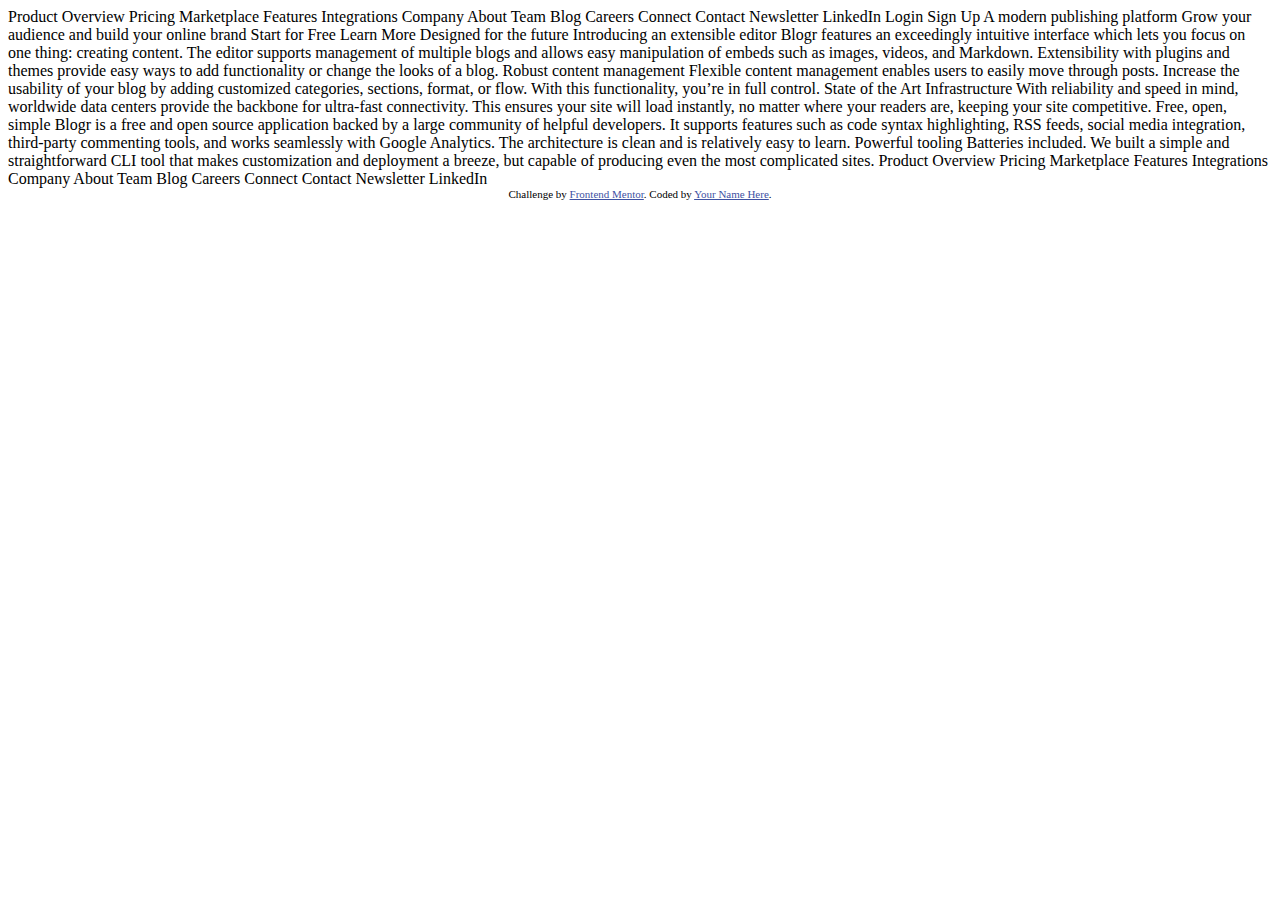
<file: index.html>
<!DOCTYPE html>
<html lang="en">
<head>
  <meta charset="UTF-8">
  <meta name="viewport" content="width=device-width, initial-scale=1.0"> <!-- displays site properly based on user's device -->

  <link rel="icon" type="image/png" sizes="32x32" href="./images/favicon-32x32.png">
  
  <title>Frontend Mentor | [Blogr]</title>

  <!-- Feel free to remove these styles or customise in your own stylesheet 👍 -->
  <style>
    .attribution { font-size: 11px; text-align: center; }
    .attribution a { color: hsl(228, 45%, 44%); }
  </style>
</head>
<body>
  Product

  Overview
  Pricing
  Marketplace
  Features
  Integrations

  Company

  About
  Team
  Blog
  Careers

  Connect

  Contact
  Newsletter
  LinkedIn
  
  Login
  Sign Up

  A modern publishing platform
  Grow your audience and build your online brand

  Start for Free
  Learn More

  Designed for the future

  Introducing an extensible editor
  Blogr features an exceedingly intuitive interface which lets you focus on one thing: creating content. 
  The editor supports management of multiple blogs and allows easy manipulation of embeds such as images, 
  videos, and Markdown. Extensibility with plugins and themes provide easy ways to add functionality or 
  change the looks of a blog.

  Robust content management
  Flexible content management enables users to easily move through posts. Increase the usability of your blog 
  by adding customized categories, sections, format, or flow. With this functionality, you’re in full control.

  State of the Art Infrastructure
  With reliability and speed in mind, worldwide data centers provide the backbone for ultra-fast connectivity. 
  This ensures your site will load instantly, no matter where your readers are, keeping your site competitive.

  Free, open, simple
  Blogr is a free and open source application backed by a large community of helpful developers. It supports 
  features such as code syntax highlighting, RSS feeds, social media integration, third-party commenting tools, 
  and works seamlessly with Google Analytics. The architecture is clean and is relatively easy to learn.

  Powerful tooling
  Batteries included. We built a simple and straightforward CLI tool that makes customization and deployment a breeze, but
  capable of producing even the most complicated sites.

  Product

  Overview
  Pricing
  Marketplace
  Features
  Integrations

  Company

  About
  Team
  Blog
  Careers

  Connect
  
  Contact
  Newsletter
  LinkedIn

  <div class="attribution">
    Challenge by <a href="https://www.frontendmentor.io?ref=challenge" target="_blank">Frontend Mentor</a>. 
    Coded by <a href="#">Your Name Here</a>.
  </div>
</body>
</html>
</file>
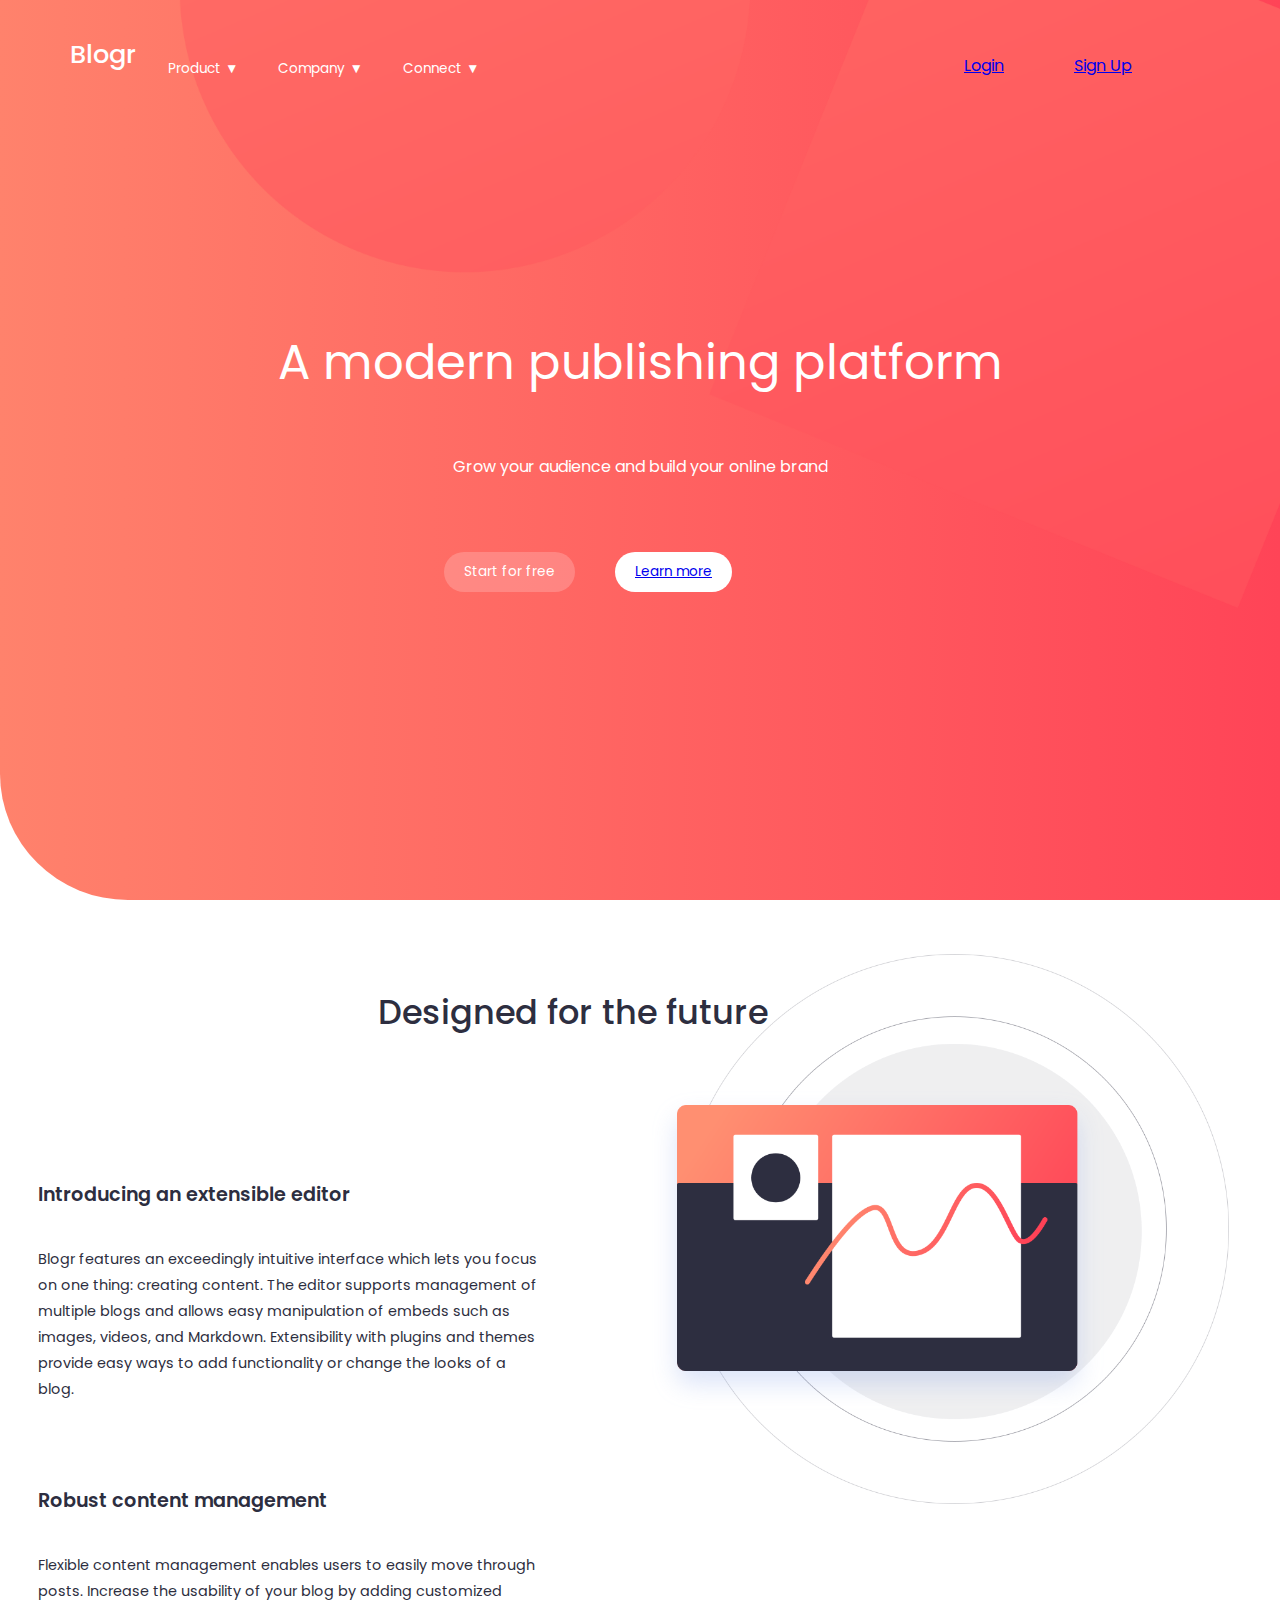
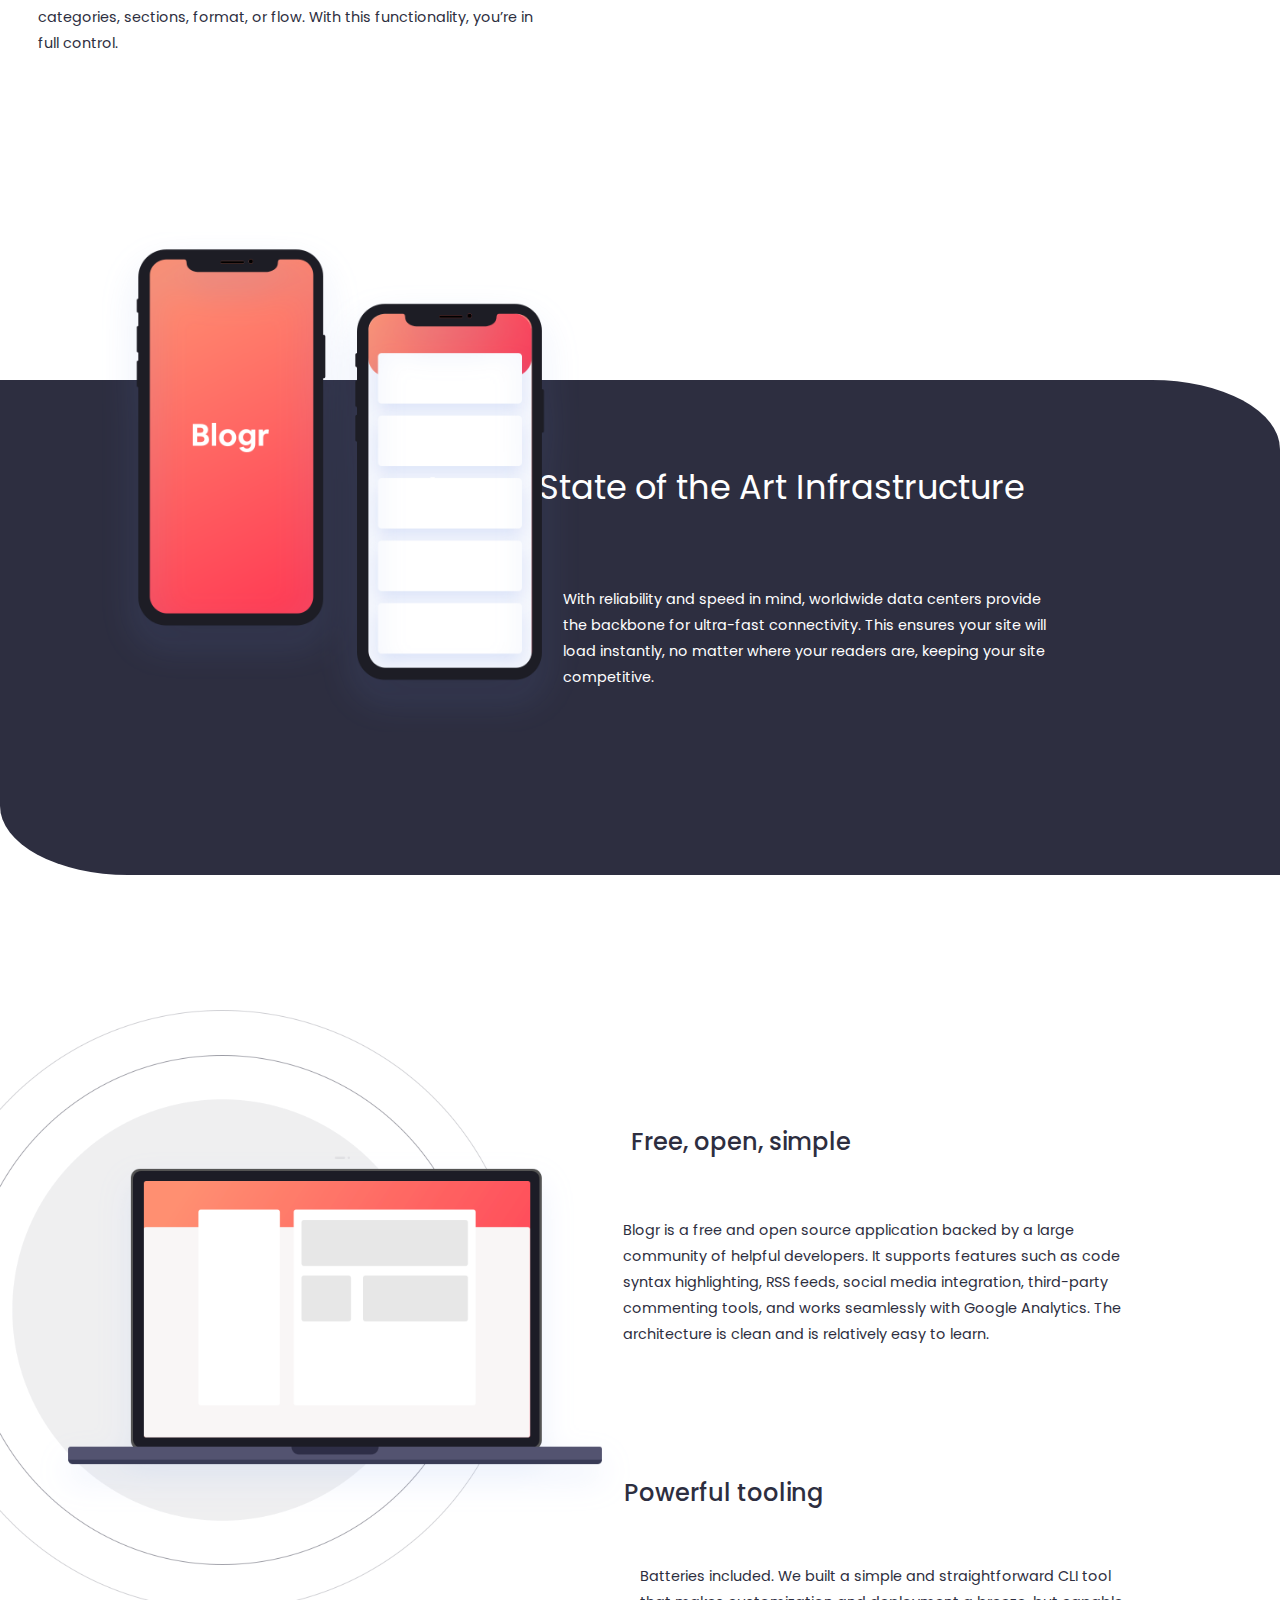
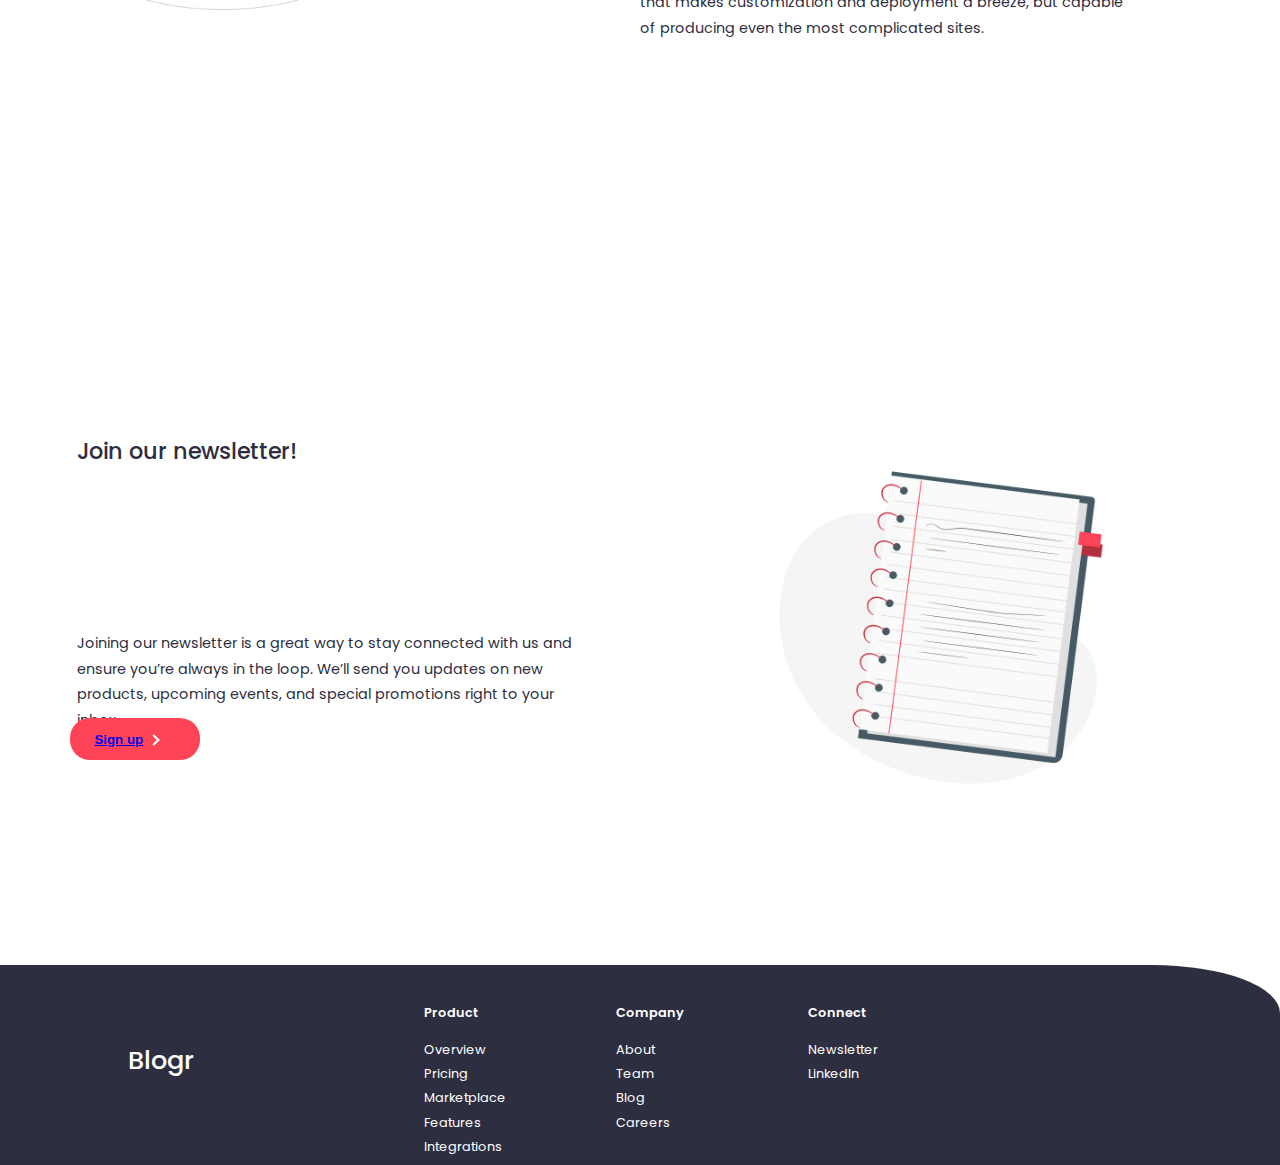
<file: Main/index.html>
<!DOCTYPE html>
<html lang="en">
<head>
    <link rel="preconnect" href="https://fonts.googleapis.com">
    <link rel="preconnect" href="https://fonts.gstatic.com" crossorigin>
    <link href="https://fonts.googleapis.com/css2?family=Poppins:ital,wght@0,100;0,200;0,300;0,400;0,500;0,600;0,700;0,800;0,900;1,100;1,200;1,300;1,400;1,500;1,600;1,700;1,800;1,900&display=swap" rel="stylesheet">
    <meta charset="UTF-8">
    <meta name="viewport" content="width=device-width, initial-scale=1.0">
    <link rel="icon" type="image/png" sizes="32x32" href="./images/favicon-32x32.png">
    <link rel="stylesheet" href="styles.css">
    <title>Blogr</title>
</head>
<body>
    <div class="container1">
        <div class="firstPage">
            <img src="bg-pattern-intro-desktop.png" class="block1">
            <ul class="navbar">
                <li class="product">Product ▼
                    <ul class="dropdown">
                        <li>Overview</li>
                        <li>Pricing</li>
                        <li>Marketplace</li>
                        <li>Features</li>
                    </ul>
                </li>
                <li class="company">Company ▼
                    <ul class="dropdown">
                        <li>About</li>
                        <li>Team</li>
                        <li>Careers</li>
                    </ul>
                </li>
                <li class="connect">Connect ▼
                    <ul class="dropdown">
                        <li>Contact</li>
                        <li><a href="../NL/newsletter.html">Newsletter</a></li>
                        <li>LinkedIn</li>
                    </ul>
                </li>
            </ul>
            <ul class="btns">
                <li class="login">
                    <a href="../Login/login.html">Login</a>
                </li>
                <li class="signup">
                    <a href="../SignUp/signup.html">Sign Up</a></li>
            </ul>
            <p class="txt1">A modern publishing platform</p>
            <p class="txt2">Grow your audience and build your online brand</p>
            <ul class="btns2">
                <li class="start">Start for free</li>
                <li class="learn">
                    <a href="../NL/newsletter.html">Learn more</a>
                </li>
            </ul>
            <p class="logo">Blogr</p>
        </div>
    </div>
    <!-- second part begins here -->
    <div class="container2">
        <div class="secondPage">
            <img src="illustration-editor-desktop.png" class="block2">
            <p class="text1">Designed for the future</p>
            <p class="text2">Introducing an extensible editor</p>
            <p class="text3">Blogr features an exceedingly intuitive interface which lets you focus on one thing: creating content. 
                The editor supports management of multiple blogs and allows easy manipulation of embeds such as images, 
                videos, and Markdown. Extensibility with plugins and themes provide easy ways to add functionality or 
                change the looks of a blog.</p>
            <p class="text4">Robust content management</p>
            <p class="text5">Flexible content management enables users to easily move through posts. Increase the usability of your blog 
                by adding customized categories, sections, format, or flow. With this functionality, you’re in full control.</p>
        </div>
    </div>
    <!-- third part begins here -->
     <div class="container3">
        <div class="thirdPage">
            <img src="illustration-phones.png" class="block3">
            <p class="text6">State of the Art Infrastructure</p>
            <p class="text7">With reliability and speed in mind, worldwide data centers provide the backbone for ultra-fast connectivity. 
                This ensures your site will load instantly, no matter where your readers are, keeping your site competitive.</p>
        </div>
     </div>
     <!-- fourth part begins here -->
      <div class="container4">
        <div class="fourthPage">
            <img src="illustration-laptop-desktop.png" class="block4">
            <p class="text8">Free, open, simple</p>
            <p class="text9">Blogr is a free and open source application backed by a large community of helpful developers. It supports 
                features such as code syntax highlighting, RSS feeds, social media integration, third-party commenting tools, 
                and works seamlessly with Google Analytics. The architecture is clean and is relatively easy to learn.</p>
            <p class="text10">Powerful tooling</p>
            <p class="text11">Batteries included. We built a simple and straightforward CLI tool that makes customization and deployment a breeze, but
                capable of producing even the most complicated sites.</p>
        </div>
      </div>
      <!-- footer part begins here -->
       <div class="container5">
        <footer>
            <div class="foot1">
                <ul>
                    <p class="foot1head">Product</p>
                    <li>Overview</li>
                    <li>Pricing</li>
                    <li>Marketplace</li>
                    <li>Features</li>
                    <li>Integrations</li>
                </ul>
            </div>
            <div class="foot2">
                <ul>
                    <p class="foot2head">Company</p>
                    <li>About</li>
                    <li>Team</li>
                    <li>Blog</li>
                    <li>Careers</li>
                </ul>
            </div>
            <div class="foot3">
                <ul>
                    <li><p class="foot3head">Connect</p></li>
                    <li>Newsletter</li>
                    <li>LinkedIn</li>
                </ul>
            </div>
            <p class="logoAgain">Blogr</p>
        </footer>
        </div>
        <!--newsletter-->
        <div class="newsletter">
            <img src="newsletter.png" class="newsletterimg">
            <p class="text12">Join our newsletter!</p>
            <p class="text13">Joining our newsletter is a great way to stay connected with us and ensure you’re always in the loop. We’ll send you updates on new products, upcoming events, and special promotions right to your inbox.</p>
            <button>
                <a href="../NL/newsletter.html">Sign up</a>
                <div class="arrow-wrapper">
                    <div class="arrow"></div>
                </div>
            </button>
        </div>
</body>
</html>
</file>
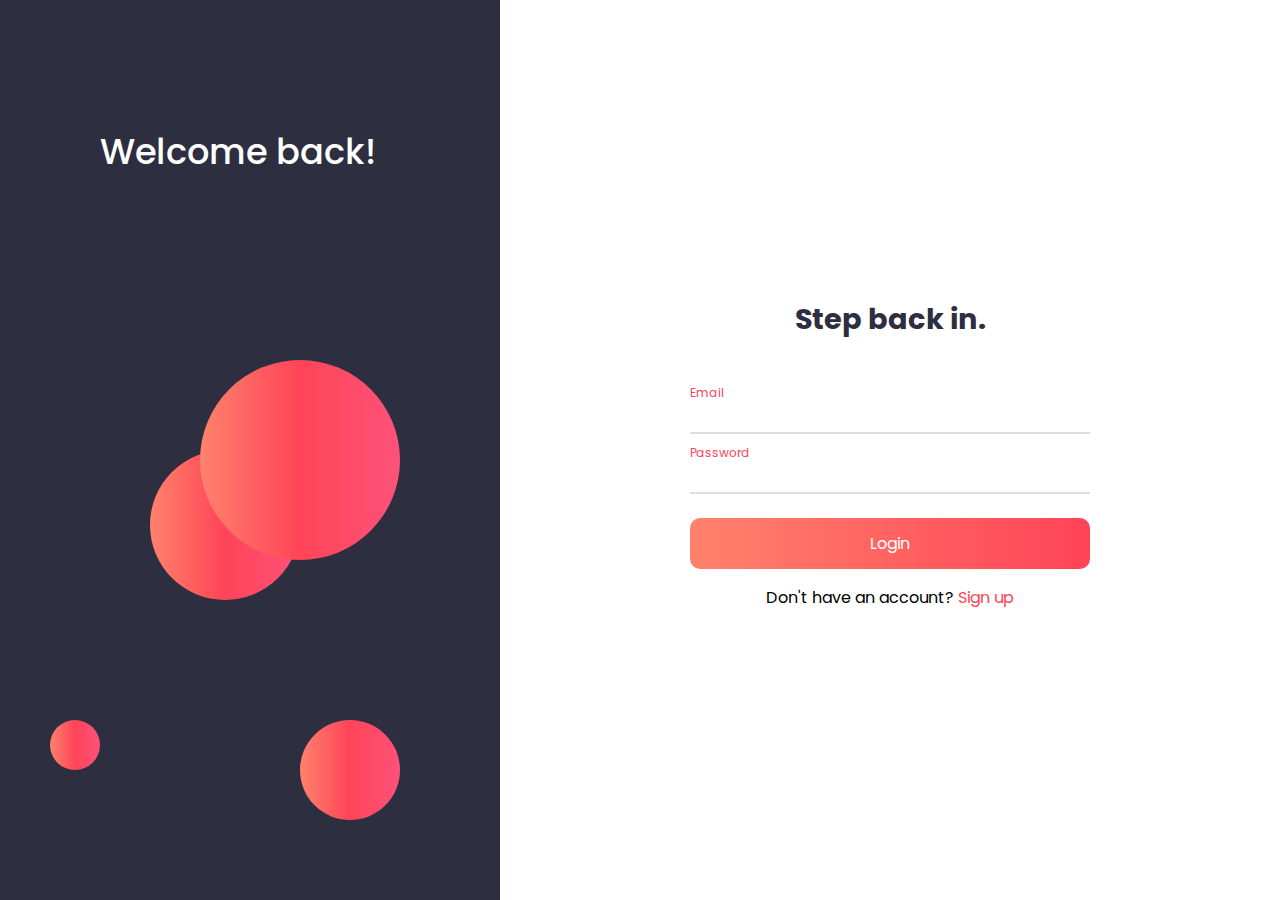
<file: Login/login.html>
<!DOCTYPE html>
<html lang="en">
<head>
    <meta charset="UTF-8">
    <meta name="viewport" content="width=device-width, initial-scale=1.0">
    <link rel="preconnect" href="https://fonts.googleapis.com">
    <link rel="preconnect" href="https://fonts.gstatic.com" crossorigin>
    <link href="https://fonts.googleapis.com/css2?family=Poppins:ital,wght@0,100;0,200;0,300;0,400;0,500;0,600;0,700;0,800;0,900&display=swap" rel="stylesheet">
    <link rel="stylesheet" href="login.css">
    <title>Blogr | Login</title>
</head>
<body>
    <div class="login-container">
        <div class="side">
            <div class="bubble1"></div>
            <div class="bubble2"></div>
            <div class="bubble3"></div>
            <div class="bubble4"></div>
            <p class="text1">Welcome back!</p>
        </div>
        <div class="form-container">
            <h2>Step back in.</h2>
            <form class="login-form" action="#">
                <div class="input-group">
                    <input type="email" name="email" required>
                    <label>Email</label>
                    <span class="line"></span>
                </div>
                <div class="input-group">
                    <input type="password" name="password" required>
                    <label>Password</label>
                    <span class="line"></span>
                </div>
                <button type="submit" class="btn">Login</button>
                <p>Don't have an account? <a href="../SignUp/signup.html">Sign up</a></p>
            </form>
        </div>
    </div>
</body>
</html>
</file>
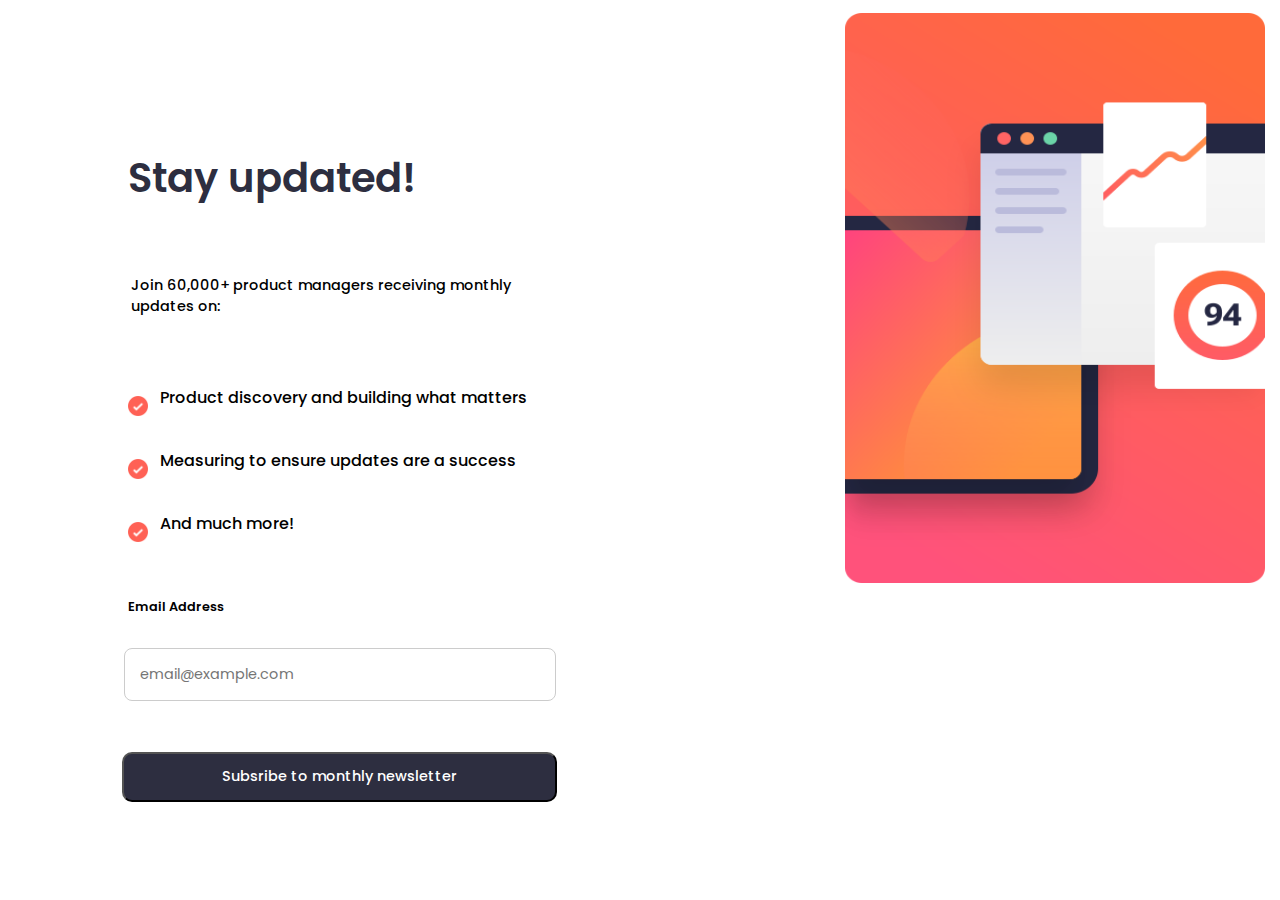
<file: NL/newsletter.html>
<!DOCTYPE html>
<html lang="en">
<head>
    <meta charset="UTF-8">
    <meta name="viewport" content="width=device-width, initial-scale=1.0">
    <link rel="stylesheet" href="newsletter.css">
    <link rel="preconnect" href="https://fonts.googleapis.com">
    <link rel="preconnect" href="https://fonts.gstatic.com" crossorigin>
    <link href="https://fonts.googleapis.com/css2?family=Poppins:ital,wght@0,100;0,200;0,300;0,400;0,500;0,600;0,700;0,800;0,900;1,100;1,200;1,300;1,400;1,500;1,600;1,700;1,800;1,900&display=swap" rel="stylesheet">
    <title>Blogr | Newsletter</title>
</head>
<body>
    <div class="mainContainer" id="signupForm">
        <div class="side">
            <img src="illustration-sign-up-desktop.png" class="sideimg">
            <p class="stay">Stay updated!</p>
            <p class="text1">Join 60,000+ product managers receiving monthly updates on:</p>
            <img src="icon-list.png" class="tick1">
            <p class="txt1">Product discovery and building what matters</p>
            <img src="icon-list.png" class="tick2">
            <p class="txt2">Measuring to ensure updates are a success</p>
            <img src="icon-list.png" class="tick3">
            <p class="txt3">And much more!</p>
        </div>
        <div class="emailBox">
            <p class="txt4">Email Address</p>
            <input type="email" id="emailInput" class="emailInput" placeholder="email@example.com" required>
            <button class="submitbtn" onclick="validateEmail()">Subsribe to monthly newsletter</button>
        </div>
    </div>

    <!-- Success message from here-->
    <div class="success-bg">
        <div class="success-container" id="successMessage" style="display: none;">
            <img src="check.png" alt="Thanks for subscribing">
            <h1>Thanks for subscribing!</h1>
            <p>A confirmation email has been sent to <span id="userEmail" class="bold-email"></span>. Please open it and click the button inside to confirm your subscription.</p>
            <button onclick="dismissMessage()">Dismiss message</button>
        </div>
    </div>
    <script src="newsletter.js"></script>
</body>
</html>
</file>
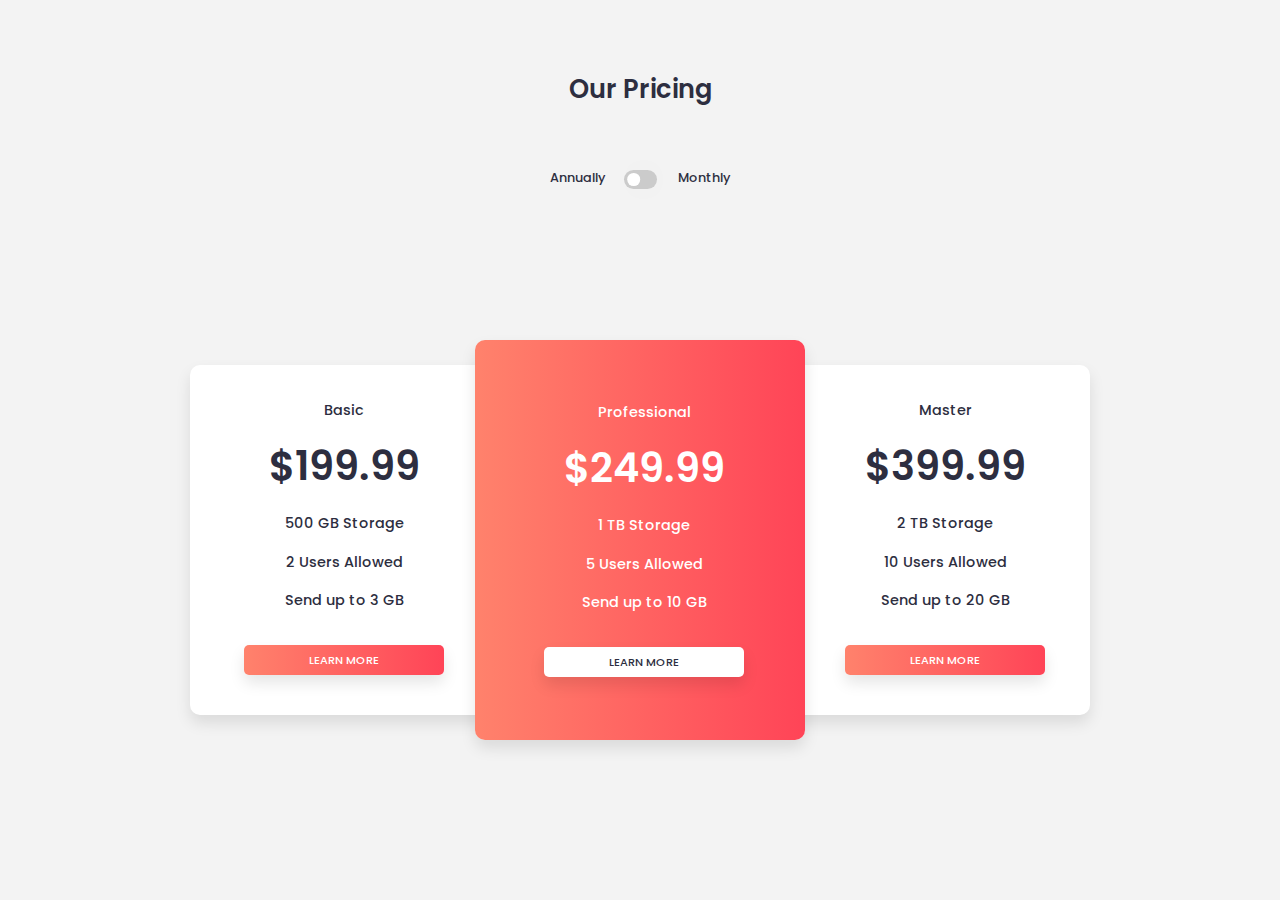
<file: Pricing/pricing.html>
<!DOCTYPE html>
<html lang="en">
<head>
    <meta charset="UTF-8">
    <meta name="viewport" content="width=device-width, initial-scale=1.0">
    <link rel="stylesheet" href="pricing.css">
    <link rel="preconnect" href="https://fonts.googleapis.com">
    <link rel="preconnect" href="https://fonts.gstatic.com" crossorigin>
    <link href="https://fonts.googleapis.com/css2?family=Poppins:ital,wght@0,100;0,200;0,300;0,400;0,500;0,600;0,700;0,800;0,900;1,100;1,200;1,300;1,400;1,500;1,600;1,700;1,800;1,900&display=swap" rel="stylesheet">
    <title>Blogr | Pricing</title>
</head>
<body>
    <div>
        <h1>Our Pricing</h1>
        <div class="toggle">
            <p class="txt1">Annually</p>
            <p class="txt2">Monthly</p>
            <label class="switch">
                <input type="checkbox">
                <span class="slider"></span>
            </label>
        </div>
        <div class="whiteCont">
            <div class="leftText">
                <p class="type">Basic</p>
                <p class="price" data-annual="199.99" data-monthly="19.99">$199.99</p>
                <p class="points">500 GB Storage</p>
                <p class="points">2 Users Allowed</p>
                <p class="points">Send up to 3 GB</p>
                <button class="button0">LEARN MORE</button>
            </div>
            <div class="pinkCont">
                <div class="midText">
                    <p class="type">Professional</p>
                    <p class="price" data-annual="249.99" data-monthly="24.99">$249.99</p>
                    <p class="points">1 TB Storage</p>
                    <p class="points">5 Users Allowed</p>
                    <p class="points">Send up to 10 GB</p>
                    <button class="button1">LEARN MORE</button>
                </div>
            </div>
            <div class="rightText">
                <p class="type">Master</p>
                <p class="price" data-annual="399.99" data-monthly="39.99">$399.99</p>
                <p class="points">2 TB Storage</p>
                <p class="points">10 Users Allowed</p>
                <p class="points">Send up to 20 GB</p>
                <button class="button0">LEARN MORE</button>
            </div>            
        </div>
    </div>
    <script src="pricing.js"></script>
</body>
</html>
</file>
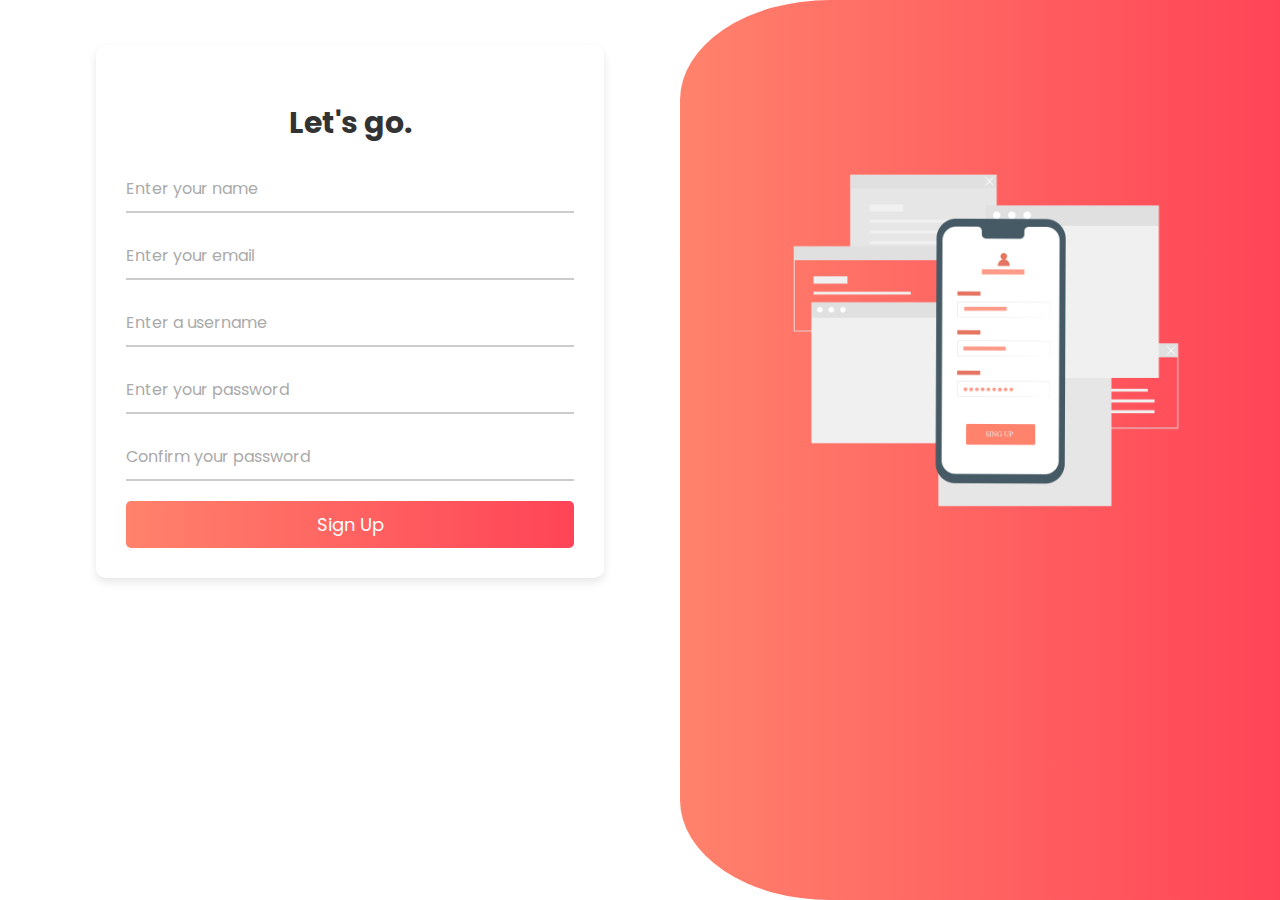
<file: SignUp/signup.html>
<!DOCTYPE html>
<html lang="en">
<head>
    <meta charset="UTF-8">
    <meta name="viewport" content="width=device-width, initial-scale=1.0">
    <link rel="preconnect" href="https://fonts.googleapis.com">
    <link rel="preconnect" href="https://fonts.gstatic.com" crossorigin>
    <link href="https://fonts.googleapis.com/css2?family=Poppins:ital,wght@0,100;0,200;0,300;0,400;0,500;0,600;0,700;0,800;0,900;1,100;1,200;1,300;1,400;1,500;1,600;1,700;1,800;1,900&display=swap" rel="stylesheet">
    <link rel="stylesheet" href="signup.css">
    <title>Blogr | Sign Up</title>
</head>
<body>
    <div>
        <div class="side">
            <img src="Mobile login-pana.png" class="sideimg">
        </div>
        <div class="signup-form">
            <h2>Let's go.</h2>
            <form action="#" method="POST">
                <input type="text" id="name" name="name" placeholder="Enter your name" required>
                <input type="email" id="email" name="email" placeholder="Enter your email" required>
                <input type="text" id="username" name="username" placeholder="Enter a username" pattern="^[a-zA-Z0-9_-]{5,15}$" title="Username should be 5-15 characters long, with letters, numbers, underscores, or dashes." required>
                <input type="password" id="password" name="password" placeholder="Enter your password" pattern=".{8,}" title="Password must be at least 8 characters long." required>
                <input type="password" id="confirm-password" name="confirm-password" placeholder="Confirm your password" required>
                <button type="submit">Sign Up</button>
            </form>
        </div>
    </div>
</body>
</html>
</file>
<file: Main/styles.css>
body, html {
    font-family: 'Poppins', sans-serif;
    min-height: 2500px;
    margin: 0;
    overflow-x: hidden;
}

.container1 {
    position: relative;
    height: 100vh; 
    overflow: hidden; 
}

.firstPage {
    color: white;
    background: linear-gradient(to right, #ff826c, #ff4457);
    position: absolute;
    top: 0;
    right: 0;
    height: 100%;
    width: 100%;
    border-bottom-left-radius: 10% 14%;
}

li{
    list-style: none;
}

.txt1, .txt2 {
    position: relative;
    z-index: 2; 
}

.block1 {
    position: absolute;
    top: -150%;
    right: -60%;
    width: 2300px;
    height: 2300px;
    background-color: transparent;
    z-index: 1;
    overflow: hidden; 
}

.txt1 {
    font-size: 3em;
    position: absolute;
    top: 35%;
    left: 50%;
    transform: translate(-50%, -50%);
    text-align: center;
    white-space: nowrap;
    overflow: hidden;
}

.txt2 {
    font-size: 1em;
    position: absolute;
    top: 50%;
    left: 50%;
    transform: translate(-50%, -50%);
    text-align: center;
    white-space: nowrap;
    overflow: hidden;
}

.navbar {
    display: flex;
    gap: 40px;
    position: absolute;
    top: 5%;
    left: 10%;
    font-size: 0.85em;
    z-index: 3;
}

.navbar li {
    color: white;
    transition: color 0.45s ease;
}

.navbar li:hover {
    color: #2d2e40;
    cursor: pointer; 
}

ul.navbar li {
    position: relative; 
    color: white;
    transition: color 0.3s ease;
    cursor: pointer;
}

ul.dropdown {
    display: none;
    position: absolute;
    top: 100%;
    left: 0;
    background-color: white;
    padding: 5px;
    box-shadow: 0px 4px 8px rgba(0, 0, 0, 0.1);
    z-index: 10;
    min-width: 80px;
    border-radius: 5%;
}

ul.dropdown li {
    padding: 10px 15px;
    color: black;
    white-space: nowrap;
}

ul.navbar li:hover ul.dropdown {
    display: block;
}

ul.dropdown li:hover {
    font-weight: 600;
}

.navbar li::after {
    font-size: 0.7em;
}

.btns {
    display: flex;
    gap: 30px;
    position: absolute;
    top: 3%;
    right: 10%;
    font-size: 1em;
    z-index: 3;
}

.btns li {
    padding: 10px 20px;
    border-radius: 25px;
    font-weight: 400;
    transition: all 0.1s ease;
    cursor: pointer;
}

.btns .login:hover {
    font-weight: 600;
    background-color: rgba(255, 255, 255, 0.2);
}

.btns .signup:hover {
    font-weight: 600;
    background-color: rgba(255, 255, 255, 0.2);
}

.btns2 {
    display: flex;
    gap: 40px;
    position: absolute;
    top: 62%;
    right: 30%;
    transform: translate(-50%, -50%);
    font-size: 0.85em;
    z-index: 3;
}

.btns2 li {
    padding: 10px 20px;
    border-radius: 25px;
    font-weight: 400;
    transition: all 0.2s ease;
    cursor: pointer;
}

.btns2 .start{
    background-color: rgba(255, 255, 255, 0.2);
}

.btns2 .learn {
    background-color: white;
    color: #ff4457;
}

.btns2 .start:hover {
    font-weight: 450;
    background-color: rgba(255, 255, 255, 0.2);
}

.btns2 .learn:hover {
    background-color: rgba(255, 255, 255, 0.2);
    color: white;
}

.btns li:active {
    transform: scale(0.95); 
    box-shadow: 0 4px 8px rgba(0, 0, 0, 0.1);
}

.btns2 li:active {
    transform: translateY(2px); 
    box-shadow: 0 4px 8px rgba(0, 0, 0, 0.1); 
}

.logo{
    position: absolute;
    color: white;
    font-weight: 500;
    top: 1%;
    left: 5.5%;
    font-size: 1.6em;
}

::-webkit-scrollbar {
    width: 10px; 
}

::-webkit-scrollbar-track {
    background: #f1f1f1; 
}

::-webkit-scrollbar-thumb {
    background: #ff4457; 
    border-radius: 10px; 
}

::-webkit-scrollbar-thumb:hover {
    background: #ff826c; 
}

/* second part begins here */

.container2 {
    position: relative;
    height: 100vh; 
}

.block2 {
    position: absolute;
    right: 4%;
    top: 6%;
    height: 550px;
}

.text1 {
    color: #2d2e40;
    font-size: 2.1em;
    font-weight: 500;
    position: absolute;
    right: 40%;
    top: 6%;
}

.text2 {
    color: #2d2e40;
    font-size: 1.2em;
    font-weight: 550;
    position: absolute;
    top: 29%;
    left: 3%;
}

.text3 {
    color: #2d2e40;
    font-size: 0.9em;
    position: absolute;
    top: 37%;
    left: 3%;
    width: 500px;
    height: 250px;
    line-height: 1.8;
}

.text4 {
    color: #2d2e40;
    font-size: 1.2em;
    font-weight: 550;
    position: absolute;
    top: 63%;
    left: 3%;
}

.text5 {
    color: #2d2e40;
    font-size: 0.9em;
    position: absolute;
    top: 71%;
    left: 3%;
    width: 500px;
    height: 250px;
    line-height: 1.8;
}

/* third part begins here */

.container3 {
    position: relative;
    height: 100vh; 
    overflow: hidden;
}

.thirdPage {
    color: white;
    background-color: #2d2e40;
    position: absolute;
    height: 55%;
    width: 100%;
    z-index: 1;
    top: 20%; /* Adjust this value as needed */
    border-bottom-left-radius: 10% 14%;
    border-top-right-radius: 10% 14%;
}


.block3 {
    z-index: 2;
    height: 500px;
    position: absolute;
    top: -30%;
    left: 8%;
}

.text6 {
    color: white;
    font-size: 2.1em;
    font-weight: 400;
    position: absolute;
    right: 20%;
    top: 10%;
}

.text7 {
    color: white;
    font-size: 0.9em;
    position: absolute;
    top: 39%;
    left: 44%;
    width: 500px;
    height: 250px;
    line-height: 1.8;
}

/* fourth part begins here */

.container4 {
    position: relative;
    height: 100vh; 
}

.block4 {
    position: absolute;
    height: 600px;
    top: -10%;
    left: -6%;
}

.text8 {
    color: #2d2e40;
    font-size: 1.5em;
    font-weight: 450;
    position: absolute;
    right: 33.5%;
    top: 0%;
}

.text9 {
    color: #2d2e40;
    font-size: 0.9em;
    position: absolute;
    top: 11.5%;
    right: 12.3%;
    width: 500px;
    height: 250px;
    line-height: 1.8;
}

.text10 {
    color: #2d2e40;
    font-size: 1.5em;
    font-weight: 450;
    position: absolute;
    right: 35.6%;
    top: 39%;
}

.text11 {
    color: #2d2e40;
    font-size: 0.9em;
    position: absolute;
    top: 50%;
    left: 50%;
    width: 500px;
    height: 250px;
    line-height: 1.8;
}

/* footer part begins here */

.container5 {
    position: absolute;
    bottom: -385%;
    height: 200px;
    background-color: #2d2e40;
    width: 100%;
    border-top-right-radius: 10% 24%;
    color: white;
}

.foot1 ul {
    position: absolute;
    top: 5%;
    left: 30%;
    font-size: 0.8em;
    line-height: 1.9;
}

.foot2 ul {
    position: absolute;
    top: 5%;
    left: 45%;
    font-size: 0.8em;
    line-height: 1.9;
}

.foot3 ul {
    position: absolute;
    top: 5%;
    left: 60%;
    font-size: 0.8em;
    line-height: 1.9;
}

footer ul li:hover {
    text-decoration: underline;
    cursor: pointer;
    font-weight: 450;
}

.foot1head, .foot2head, .foot3head {
    font-weight: 550;
}

.logoAgain {
    position: absolute;
    color: white;
    font-weight: 500;
    top: 25%;
    left: 10%;
    font-size: 1.6em;
}

/* newsletter begins here */

.newsletterimg {
    position: absolute;
    height: 450px;
    bottom: -353%;
    right: 10%;
}

.text12 {
    position: absolute;
    bottom: -310%;
    color: #2d2e40;
    left: 6%;
    font-size: 1.4em;
    font-weight: 450;
}

.text13 {
    color: #2d2e40;
    font-size: 0.9em;
    position: absolute;
    bottom: -355%;
    left: 6%;
    width: 500px;
    height: 250px;
    line-height: 1.8;
}

button {
    --primary-color: #ff4457;
    --secondary-color: #fff;
    --hover-color: #2d2e40;
    --arrow-width: 10px;
    --arrow-stroke: 2px;
    box-sizing: border-box;
    border: 0;
    border-radius: 20px;
    color: var(--secondary-color);
    padding: 1em 1.8em;
    background: var(--primary-color);
    display: flex;
    transition: 0.45s background;
    align-items: center;
    gap: 0.6em;
    font-weight: bold;
    position: absolute;
    bottom: -340%;
    left: 5.5%;
    width: 130px;
  }
  
  button .arrow-wrapper {
    display: flex;
    justify-content: center;
    align-items: center;
  }
  
  button .arrow {
    margin-top: 1px;
    width: var(--arrow-width);
    background: var(--primary-color);
    height: var(--arrow-stroke);
    position: relative;
    transition: 0.2s;
  }
  
  button .arrow::before {
    content: "";
    box-sizing: border-box;
    position: absolute;
    border: solid var(--secondary-color);
    border-width: 0 var(--arrow-stroke) var(--arrow-stroke) 0;
    display: inline-block;
    top: -3px;
    right: 3px;
    transition: 0.2s;
    padding: 3px;
    transform: rotate(-45deg);
  }
  
  button:hover {
    background-color: var(--hover-color);
  }
  
  button:hover .arrow {
    background: var(--secondary-color);
  }
  
  button:hover .arrow:before {
    right: 0;
  }

  button:active {
    transform: scale(0.95); 
    box-shadow: 0 4px 8px rgba(0, 0, 0, 0.1);
}

body { 
    box-sizing: border-box; 
}

.container1, .container2, .container3, .container4 {
    box-sizing: border-box; 
}

.navbar, .btns, .btns2, .logo {
    max-width: 100%;
    box-sizing: border-box; 
}
</file>
<file: Login/login.css>
html, body {
    margin: 0;
    padding: 0;
    height: 100%;
    width: 100%;
    box-sizing: border-box;
}

body {
    overflow-y: hidden;
    font-family: 'Poppins', sans-serif;
}

.login-container {
    display: flex;
    height: 100vh;
    width: 100vw; 
    margin: 0; 
}

.side {
    height: 100vh;
    width: 500px;
    position: relative;
    background-color: #2d2e40;
}

.bubble1, .bubble2, .bubble3, .bubble4 {
    position: absolute;
    background: linear-gradient(to right, #ff826c, #ff4457, #fe527a);
    border-radius: 50%;
}

.bubble1 {
    width: 200px;
    height: 200px;
    top: 40%;
    left: 40%;
    z-index: 2;
    animation: floatBubble1 16s linear infinite;
}

.bubble2 {
    top: 50%;
    left: 30%;
    width: 150px;
    height: 150px;
    animation: floatBubble2 16s linear infinite;
}

.bubble3 {
    top: 80%;
    left: 60%;
    width: 100px;
    height: 100px;
    animation: floatBubble3 16s linear infinite;
}

.bubble4 {
    top: 80%;
    left: 10%;
    width: 50px;
    height: 50px;
    animation: floatBubble1 16s linear infinite;
}

@keyframes floatBubble1 {
    0% { transform: translate(0, 0); }
    25% { transform: translate(50px, -50px); }
    50% { transform: translate(100px, 0); }
    75% { transform: translate(50px, 50px); }
    100% { transform: translate(0, 0); }
}

@keyframes floatBubble2 {
    0% { transform: translate(0, 0); }
    25% { transform: translate(-50px, 75px); }
    50% { transform: translate(-100px, 0); }
    75% { transform: translate(-50px, -75px); }
    100% { transform: translate(0, 0); }
}

@keyframes floatBubble3 {
    0% { transform: translate(0, 0); }
    25% { transform: translate(-55px, 35px); }
    50% { transform: translate(70px, 0); }
    75% { transform: translate(35px, 35px); }
    100% { transform: translate(0, 0); }
}

.text1 {
    position: absolute;
    color: white;
    top: 10%;
    left: 20%;
    font-size: 2.2em;
    font-weight: 500;
}

.form-container {
    width: 100%;
    max-width: 400px;
    margin: auto;
    padding: 2em;
    text-align: center;
}

h2 {
    margin-bottom: 2em;
    font-size: 1.8em;
    color: #2d2e40;
}

.login-form {
    display: flex;
    flex-direction: column;
}

.input-group {
    position: relative;
    margin-bottom: 1.5em;
}

.input-group input {
    width: 100%;
    border: none;
    border-bottom: 2px solid #ddd;
    outline: none;
    font-size: 1em;
    padding: 0.5em 0;
    background: none;
    color: #333;
}

.input-group label {
    position: absolute;
    top: 0;
    left: 0;
    font-size: 0.9em;
    color: #999;
    transition: 0.3s;
    pointer-events: none;
}

.input-group input:focus + label,
.input-group input:not(:placeholder-shown) + label {
    top: -1.2em;
    font-size: 0.75em;
    color: #ff4457;
}

.input-group .line {
    position: absolute;
    bottom: 0;
    left: 0;
    width: 0;
    height: 2px;
    background-color: #ff4457;
    transition: 0.3s;
}

.input-group input:focus + .line {
    width: 100%;
}

.btn {
    background: linear-gradient(to right, #ff826c, #ff4457);
    color: white;
    padding: 0.8em;
    border: none;
    font-size: 1em;
    cursor: pointer;
    border-radius: 10px;
    font-family: 'Poppins', sans-serif;
    transition: transform 0.2s ease, box-shadow 0.2s ease;
}

.btn:hover {
    background: linear-gradient(to right, #ff4457, #ff826c);
}

.btn:active {
    transform: scale(0.95);
    box-shadow: 0 4px 8px rgba(0, 0, 0, 0.5);
}

p {
    margin-top: 1em;
}

p a {
    color: #ff4457;
    text-decoration: none;
}

p a:hover {
    text-decoration: underline;
}
</file>
<file: NL/newsletter.css>
body {
    font-family: 'Poppins', sans-serif;
}


.sideimg {
    position: absolute;
    height: 570px;
    width: 420px;
    padding: 5px;
    right: 10px;
}

.stay {
    position: absolute;
    top: 12%;
    left: 10%;
    font-size: 2.5em;
    color: #2d2e40;
    font-weight: 600;
}

.text1 {
    position: absolute;
    top: 29%;
    left: 10.2%;
    font-size: 0.9em;
    width: 400px;
    font-weight: 430;
}

.tick1 {
    position: absolute;
    top: 44%;
    height: 20px;
    left: 10%;
}

.txt1 {
    position: absolute;
    top: 41%;
    left: 12.5%;
    font-weight: 450;
}

.tick2 {
    position: absolute;
    top: 51%;
    height: 20px;
    left: 10%;
}

.txt2 {
    position: absolute;
    top: 48%;
    left: 12.5%;
    font-weight: 450;
}

.tick3 {
    position: absolute;
    top: 58%;
    height: 20px;
    left: 10%;
}

.txt3 {
    position: absolute;
    top: 55%;
    left: 12.5%;
    font-weight: 450;
}

.txt4 {
    position: absolute;
    top: 65%;
    left: 10%;
    font-size: 0.8em;
    font-weight: 600;
}

.emailInput {
    width: 400px;
    padding: 15px;
    border-radius: 8px;
    border: 1px solid #ccc;
    font-size: 0.9em;
    font-weight: 400;
    font-family: 'Poppins', sans-serif;
    position: absolute;
    top: 72%;
    left: 9.7%;
}

.emailInput:focus {
    outline: none;
    border-color: #2d2e40;
}

.submitbtn {
    position: absolute;
    top: 83.5%;
    left: 9.5%;
    width: 435px;
    height: 50px;
    background-color: #2d2e40;
    color: white;
    text-align: center;
    font-family: 'Poppins', sans-serif;
    font-size: 0.9em;
    border-radius: 10px;
    font-weight: 450;
    transition: all 0.45s ease;
}

.submitbtn:hover {
    background-color: #393a51;
}

.submitbtn:active {
    transform: scale(0.95); 
    box-shadow: 0 4px 8px rgba(0, 0, 0, 0.1);
}

.form-container, .success-container {
    box-shadow: 0 8px 32px 0 rgba(31, 38, 135, 0.37);
    backdrop-filter: blur(2.5px);
    -webkit-backdrop-filter: blur(2.5px);
    border-radius: 30px;
    border: 1px solid rgba(255, 255, 255, 0.18);
    padding: 20px;
    width: 400px;
}

.success-container img {
    position: absolute;
    top: 8%;
    left: 9%;
    height: 50px;
}

.success-container button {
    background: linear-gradient(to right, #ff826c, #ff4457);
    color: white;
    padding: 10px;
    margin-top: 20px;
    border: none;
    border-radius: 5px;
    cursor: pointer;
    position: absolute;
    top: 69%;
    left: 12.5%;
    width: 400px;
    height: 45px;
    font-family: 'Poppins', sans-serif;
    transition: all 2s ease;
}

.success-container button:hover {
    background: linear-gradient(to right, #ff4457, #ff826c);
    transition: 3s ease;
}

.success-container button:active {
    transform: scale(0.25); 
    box-shadow: 0 4px 8px rgba(0, 0, 0, 0.5);
}

.success-container {
    background-color: white;
    position: absolute;
    top: 50%;
    left: 50%;
    transform: translate(-50%,-50%);
    height: 400px;
    width: 500px;
}

.success-container h1 {
    position: absolute;
    top: 19%;
    left: 8%;
    font-size: 2.5em;
    width: 250px;
    font-weight: 600;
    color: #2d2e40;
    line-height: 1.2;
}

.success-container p {
    position: absolute;
    top: 46%;
    left: 8%;
    font-size: 1em;
    width: 400px;
    font-weight: 400;
    color: #2d2e40;
}

.success-bg {
    background-color: #2d2e40;
}

.bold-email {
    font-weight: 600;
}
</file>
<file: Pricing/pricing.css>
body {
    font-family: 'Poppins', sans-serif;
    background-color: #f3f3f3;
}

/*the containers*/

.whiteCont {
    position: absolute;
    top: 60%;
    left: 50%;
    transform: translate(-50%, -50%);
    height: 350px;
    width: 900px;
    border-radius: 10px;
    background-color: white;
    box-shadow: 0 8px 15px rgba(0, 0, 0, 0.1);
}

.pinkCont {
    position: absolute;
    height: 400px;
    width: 330px;
    top: 50%;
    left: 50%;
    transform: translate(-50%, -50%);
    background: linear-gradient(to right, #ff826c, #ff4457);
    border-radius: 10px;
    box-shadow: 0 8px 15px rgba(0, 0, 0, 0.1);
}

/*the toggle*/

h1 {
    position: absolute;
    top: 8%;
    left: 50%;
    transform: translate(-50%, -50%);
    font-size: 1.6em;
    font-weight: 550;
    color: #2d2e40;
}

.toggle {
    position: absolute;
    top: 20%;
    left: 50%;
    transform: translate(-50%, -50%);
    width: 200px;
    height: 40px;
    font-size: 0.8em;
    font-weight: 450;
    color: #2d2e40;
}

.txt1 {
    position: absolute;
    left: 5%;
    top: -10%;
}

.txt2 {
    position: absolute;
    right: 5%;
    top: -10%;
}

.switch {
    --button-width: 2.6em;
    --button-height: 1.5em;
    --toggle-diameter: 1em;
    --button-toggle-offset: calc((var(--button-height) - var(--toggle-diameter)) / 2);
    --toggle-shadow-offset: 10px;
    --toggle-wider: 2.3em;
    --color-grey: #cccccc;
    --color-blue: #2d2e40;
    position: absolute;
    top: 24%;
    left: 42%;
   }
   
.slider {
    display: inline-block;
    width: var(--button-width);
    height: var(--button-height);
    background-color: var(--color-grey);
    border-radius: calc(var(--button-height) / 2);
    position: relative;
    transition: 0.3s all ease-in-out;
}
   
.slider::after {
    content: "";
    display: inline-block;
    width: var(--toggle-diameter);
    height: var(--toggle-diameter);
    background-color: #fff;
    border-radius: calc(var(--toggle-diameter) / 2);
    position: absolute;
    top: var(--button-toggle-offset);
    transform: translateX(var(--button-toggle-offset));
    box-shadow: var(--toggle-shadow-offset) 0 calc(var(--toggle-shadow-offset) * 4) rgba(0, 0, 0, 0.1);
    transition: 0.3s all ease-in-out;
}
   
.switch input[type="checkbox"]:checked + .slider {
    background-color: var(--color-blue);
}
   
.switch input[type="checkbox"]:checked + .slider::after {
    transform: translateX(calc(var(--button-width) - var(--toggle-diameter) - var(--button-toggle-offset)));
    box-shadow: calc(var(--toggle-shadow-offset) * -1) 0 calc(var(--toggle-shadow-offset) * 4) rgba(0, 0, 0, 0.1);
}
   
.switch input[type="checkbox"] {
    display: none;
}
   
.switch input[type="checkbox"]:active + .slider::after {
    width: var(--toggle-wider);
}
   
.switch input[type="checkbox"]:checked:active + .slider::after {
    transform: translateX(calc(var(--button-width) - var(--toggle-wider) - var(--button-toggle-offset)));
}
   
/*the texts*/

.leftText {
    position: absolute;
    left: 6%;
    top: 6%;
    text-align: center;
    color: #2d2e40;
}

.rightText {
    position: absolute;
    right: 5%;
    top: 6%;
    text-align: center;
    color: #2d2e40;
}

.midText {
    position: absolute;
    top: 12%;
    left: 21%;
    text-align: center;
    color: white;
}

.type {
    font-weight: 450;
    font-size: 0.9em;
}

.price {
    margin: 0%;
    font-size: 2.5em;
    font-weight: 600;
}

.points {
    font-size: 0.9em;
    font-weight: 450;
    padding-top: 3px;
}

button {
    width: 200px;
    height: 30px;
    margin-top: 20px;
    font-family: 'Poppins', sans-serif;
    border-radius: 5px;
    font-size: 0.7em;
    border: none; 
    box-shadow: 0 8px 15px rgba(0, 0, 0, 0.1);
    font-weight: 500;
}

.button0 {
    background: linear-gradient(to right, #ff826c, #ff4457);
    color: white;
    transition: transform 0.2s ease, box-shadow 0.2s ease;
}

.button0:hover {
    background: linear-gradient(to right, #ff4457, #ff826c);
    scale: 1.015;
}

.button1 {
    background-color: white;
    color: #2d2e40;
    transition: transform 0.2s ease, box-shadow 0.2s ease;
}

.button1:hover {
    scale: 1.015;
}

.button0:active {
    transform: scale(0.95);
    box-shadow: 0 8px 15px rgba(0, 0, 0, 0.1);
}

.button1:active {
    transform: scale(0.95);
    box-shadow: 0 8px 15px rgba(0, 0, 0, 0.1);
}
</file>
<file: SignUp/signup.css>
body {
    overflow-y: hidden;
    font-family: 'Poppins', sans-serif;
}

.side {
    position: absolute;
    right: 0%;
    top: 0%;
    width: 600px;
    background: linear-gradient(to right, #ff826c, #ff4457);
    height: 100%;
    border-top-left-radius: 150px 100px;
    border-bottom-left-radius: 150px 100px;
}

.sideimg {
    position: absolute;
    height: 450px;
    right: 12%;
    top: 16%;
}

.signup-form {
    position: absolute;
    left: 7.5%;
    top: 5%;
    width: 35%;
    padding: 30px;
    background-color: #fff;
    border-radius: 10px;
    box-shadow: 0 4px 8px rgba(0, 0, 0, 0.1);
}

.signup-form h2 {
    text-align: center;
    margin-bottom: 20px;
    font-size: 30px;
    color: #333;
}

.signup-form label {
    display: block;
    margin-bottom: 8px;
    font-weight: bold;
    color: #555;
}

.signup-form input[type="text"],
.signup-form input[type="email"],
.signup-form input[type="password"] {
    width: 100%;
    padding: 10px 0;
    margin-bottom: 20px;
    border: none;
    border-bottom: 2px solid #ccc;
    font-size: 16px;
    font-family: 'Poppins', sans-serif;
    background: none;
    outline: none;
    transition: border-color 0.3s ease;
}

.signup-form input[type="text"]:focus,
.signup-form input[type="email"]:focus,
.signup-form input[type="password"]:focus {
    border-bottom: 2px solid #ff4457;
}

.signup-form input[type="text"]::placeholder,
.signup-form input[type="email"]::placeholder,
.signup-form input[type="password"]::placeholder {
    color: #aaa;
}

.signup-form button {
    width: 100%;
    padding: 10px;
    background: linear-gradient(to right, #ff826c, #ff4457);
    border: none;
    border-radius: 5px;
    color: white;
    font-size: 18px;
    cursor: pointer;
    font-family: 'Poppins', sans-serif;
    transition: background-color 0.3s ease;
}

.signup-form button:hover {
    background: linear-gradient(to right, #ff4457, #ff826c);
}

.signup-form button:active {
    transform: scale(0.95);
    box-shadow: 0 4px 8px rgba(0, 0, 0, 0.5);
}
</file>
